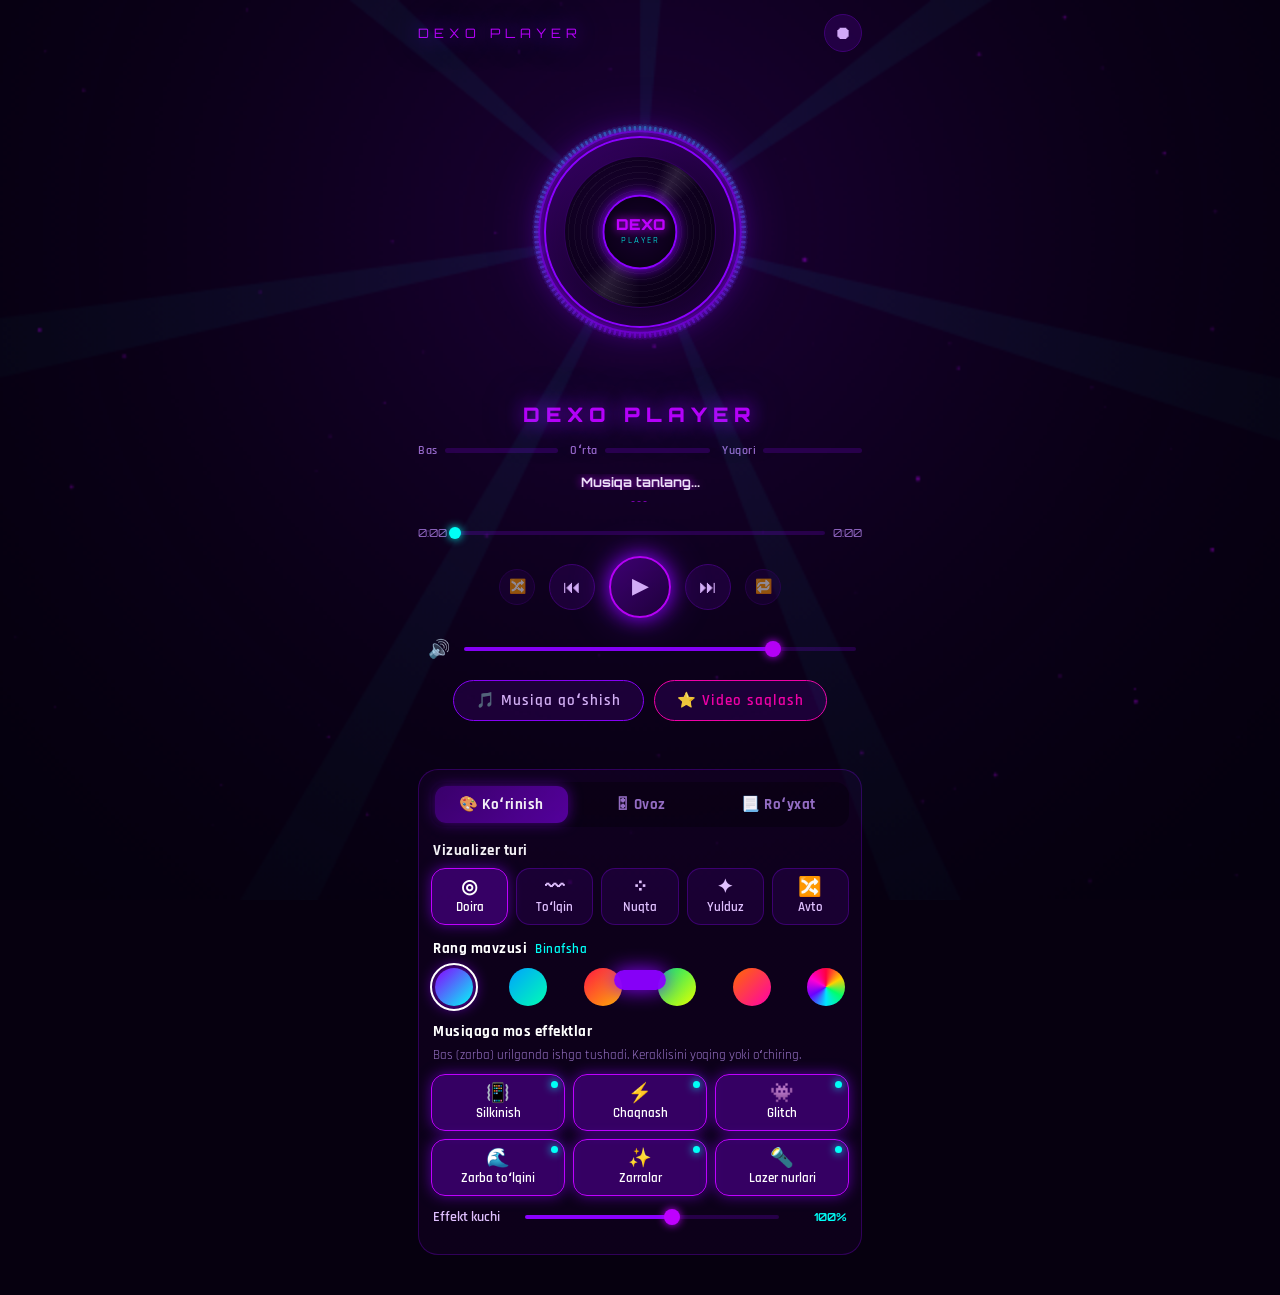
<file: index.html>
<!DOCTYPE html>
<html lang="uz">
<head>
<meta charset="UTF-8">
<meta name="viewport" content="width=device-width, initial-scale=1.0, viewport-fit=cover">
<meta name="theme-color" content="#06000f">
<title>DEXO PLAYER</title>
<link rel="icon" href="dexo-player-logo.svg" type="image/svg+xml">
<link rel="stylesheet" href="home.css">
</head>
<body>
<div class="app">

  <canvas id="bgCanvas"></canvas>

  <div class="container">

    <!-- Header -->
    <div class="header">
      <span class="app-title" id="appTitle">DEXO PLAYER</span>
      <button class="rec-icon-btn" id="saveVideoBtn" title="Video yozish">⏺</button>
    </div>

    <!-- Visualizer -->
    <div class="visualizer-wrap" id="vizWrap">
      <canvas id="vizCanvas"></canvas>
      <div class="disc-ring" id="discRing">
        <div class="disc" id="disc"></div>
        <div class="disc-inner">
          <span class="logo-text">DEXO</span>
          <span class="logo-sub">PLAYER</span>
        </div>
      </div>
    </div>
    <div class="viz-label" id="vizLabel">DEXO PLAYER</div>

    <!-- Bas / Oʻrta / Yuqori oʻlchagichlari -->
    <div class="meters" aria-hidden="true">
      <div class="meter"><span>Bas</span><div class="meter-bar"><i id="mBass"></i></div></div>
      <div class="meter"><span>Oʻrta</span><div class="meter-bar"><i id="mMid"></i></div></div>
      <div class="meter"><span>Yuqori</span><div class="meter-bar"><i id="mHigh"></i></div></div>
    </div>

    <!-- Song info -->
    <div class="song-info">
      <div class="song-title" id="songTitle">Musiqa tanlang...</div>
      <div class="song-artist" id="songArtist">---</div>
    </div>

    <!-- Progress -->
    <div class="progress-wrap">
      <span id="currentTime">0:00</span>
      <div class="progress-bar" id="progressBar">
        <div class="progress-fill" id="progressFill"></div>
        <div class="progress-thumb" id="progressThumb"></div>
      </div>
      <span id="duration">0:00</span>
    </div>

    <!-- Controls -->
    <div class="controls">
      <button class="ctrl-btn small" id="shuffleBtn" title="Aralashtirish">🔀</button>
      <button class="ctrl-btn" id="prevBtn" title="Oldingi">⏮</button>
      <button class="ctrl-btn play-btn" id="playBtn" title="Ijro / pauza">▶</button>
      <button class="ctrl-btn" id="nextBtn" title="Keyingi">⏭</button>
      <button class="ctrl-btn small" id="repeatBtn" title="Takrorlash">🔁</button>
    </div>

    <!-- Volume -->
    <div class="volume-wrap">
      <button class="vol-btn" id="volBtn" title="Ovozni oʻchirish">🔊</button>
      <input type="range" class="slider" id="volumeSlider" min="0" max="1" step="0.01" value="0.8">
    </div>

    <!-- Buttons -->
    <div class="file-section">
      <label class="file-btn" for="fileInput">
        🎵 Musiqa qoʻshish
        <input type="file" id="fileInput" accept="audio/*" multiple hidden>
      </label>
      <button class="file-btn record-btn" id="recordBtn">⭐ Video saqlash</button>
    </div>

    <div class="loaded-info" id="loadedInfo"></div>

    <!-- ═════════ SOZLAMALAR PANELI ═════════ -->
    <div class="panel">
      <div class="tabs" role="tablist">
        <button class="tab active" role="tab" data-tab="viz">🎨 Koʻrinish</button>
        <button class="tab" role="tab" data-tab="sound">🎛 Ovoz</button>
        <button class="tab" role="tab" data-tab="list">📃 Roʻyxat</button>
      </div>

      <!-- 1) KO'RINISH -->
      <section class="tab-body active" id="tab-viz">

        <h3 class="sec-title">Vizualizer turi</h3>
        <div class="chip-grid cols-5" id="modeChips">
          <button class="chip active" data-mode="circle"><i>◎</i><span>Doira</span></button>
          <button class="chip" data-mode="wave"><i>〰</i><span>Toʻlqin</span></button>
          <button class="chip" data-mode="dots"><i>⁘</i><span>Nuqta</span></button>
          <button class="chip" data-mode="star"><i>✦</i><span>Yulduz</span></button>
          <button class="chip" data-mode="auto"><i>🔀</i><span>Avto</span></button>
        </div>

        <h3 class="sec-title">Rang mavzusi <em id="themeName">Binafsha</em></h3>
        <div class="swatches" id="themeChips">
          <button class="swatch active" data-theme="neon"   style="--c1:#8b00ff;--c2:#00fff7" title="Binafsha"></button>
          <button class="swatch" data-theme="cyber"  style="--c1:#00a2ff;--c2:#00ffb3" title="Moviy"></button>
          <button class="swatch" data-theme="blood"  style="--c1:#ff1744;--c2:#ffb300" title="Qizil"></button>
          <button class="swatch" data-theme="toxic"  style="--c1:#00e676;--c2:#e6ff00" title="Yashil"></button>
          <button class="swatch" data-theme="sunset" style="--c1:#ff6a00;--c2:#ff00aa" title="Quyosh botishi"></button>
          <button class="swatch rainbow" data-theme="rainbow" title="Kamalak (musiqa bilan almashadi)"></button>
        </div>

        <h3 class="sec-title">Musiqaga mos effektlar</h3>
        <p class="hint">Bas (zarba) urilganda ishga tushadi. Keraklisini yoqing yoki oʻchiring.</p>
        <div class="chip-grid cols-3" id="fxChips">
          <button class="chip toggle active" data-fx="shake"><i>📳</i><span>Silkinish</span></button>
          <button class="chip toggle active" data-fx="flash"><i>⚡</i><span>Chaqnash</span></button>
          <button class="chip toggle active" data-fx="glitch"><i>👾</i><span>Glitch</span></button>
          <button class="chip toggle active" data-fx="wave"><i>🌊</i><span>Zarba toʻlqini</span></button>
          <button class="chip toggle active" data-fx="particles"><i>✨</i><span>Zarralar</span></button>
          <button class="chip toggle active" data-fx="laser"><i>🔦</i><span>Lazer nurlari</span></button>
        </div>

        <div class="slider-row">
          <label for="intensity">Effekt kuchi</label>
          <input type="range" class="slider" id="intensity" min="0.3" max="1.5" step="0.05" value="1">
          <output id="intensityVal">100%</output>
        </div>
      </section>

      <!-- 2) OVOZ -->
      <section class="tab-body" id="tab-sound">

        <h3 class="sec-title">Tayyor sozlamalar</h3>
        <div class="chip-wrap" id="presetChips">
          <button class="chip pill active" data-preset="normal">Oddiy</button>
          <button class="chip pill" data-preset="bass">🔊 Bass Boost</button>
          <button class="chip pill" data-preset="drive">🔥 Drive</button>
          <button class="chip pill" data-preset="slowed">🌙 Slowed + Reverb</button>
          <button class="chip pill" data-preset="nightcore">⚡ Nightcore</button>
          <button class="chip pill" data-preset="d8">🎧 8D</button>
        </div>

        <h3 class="sec-title">Qoʻlda sozlash</h3>

        <div class="slider-row">
          <label for="sBass">Bas</label>
          <input type="range" class="slider" id="sBass" min="-12" max="15" step="1" value="0">
          <output id="sBassVal">0 dB</output>
        </div>
        <div class="slider-row">
          <label for="sTreble">Yuqori</label>
          <input type="range" class="slider" id="sTreble" min="-12" max="12" step="1" value="0">
          <output id="sTrebleVal">0 dB</output>
        </div>
        <div class="slider-row">
          <label for="sReverb">Reverb</label>
          <input type="range" class="slider" id="sReverb" min="0" max="100" step="1" value="0">
          <output id="sReverbVal">0%</output>
        </div>
        <div class="slider-row">
          <label for="sDrive">Distorsiya</label>
          <input type="range" class="slider" id="sDrive" min="0" max="100" step="1" value="0">
          <output id="sDriveVal">0%</output>
        </div>
        <div class="slider-row">
          <label for="sSpeed">Tezlik</label>
          <input type="range" class="slider" id="sSpeed" min="0.5" max="1.5" step="0.05" value="1">
          <output id="sSpeedVal">1.00x</output>
        </div>

        <label class="switch-row" for="d8Toggle">
          <span>🎧 8D ovoz <small>quloqchinda chapdan oʻngga aylanadi</small></span>
          <input type="checkbox" id="d8Toggle">
          <i class="switch"></i>
        </label>

        <div class="reset-row">
          <button class="chip pill" id="fxReset">↺ Asl holatga qaytarish</button>
        </div>
        <p class="hint">Ovoz effektlari yozilgan videoga ham tushadi. 8D uchun quloqchin tavsiya etiladi.</p>
      </section>

      <!-- 3) RO'YXAT -->
      <section class="tab-body" id="tab-list">
        <div class="list-head">
          <span id="listCount">0 ta musiqa</span>
          <button class="mini-btn" id="clearList">🗑 Tozalash</button>
        </div>
        <ul class="playlist" id="playlist"></ul>
        <div class="empty" id="emptyList">Roʻyxat boʻsh.<br>«🎵 Musiqa qoʻshish» tugmasi bilan bir nechta musiqa tanlang yoki faylni shu yerga tashlang.</div>
      </section>
    </div>

  </div>

  <!-- REC badge -->
  <div class="rec-indicator" id="recIndicator">
    <span class="rec-dot"></span><span id="recTime">REC 0:00</span>
  </div>

  <div class="toast" id="toast"></div>
</div>

<!-- crossOrigin YO'Q — local fayl uchun kerak emas -->
<audio id="audio"></audio>
<script src="home.js"></script>
</body>
</html>
</file>
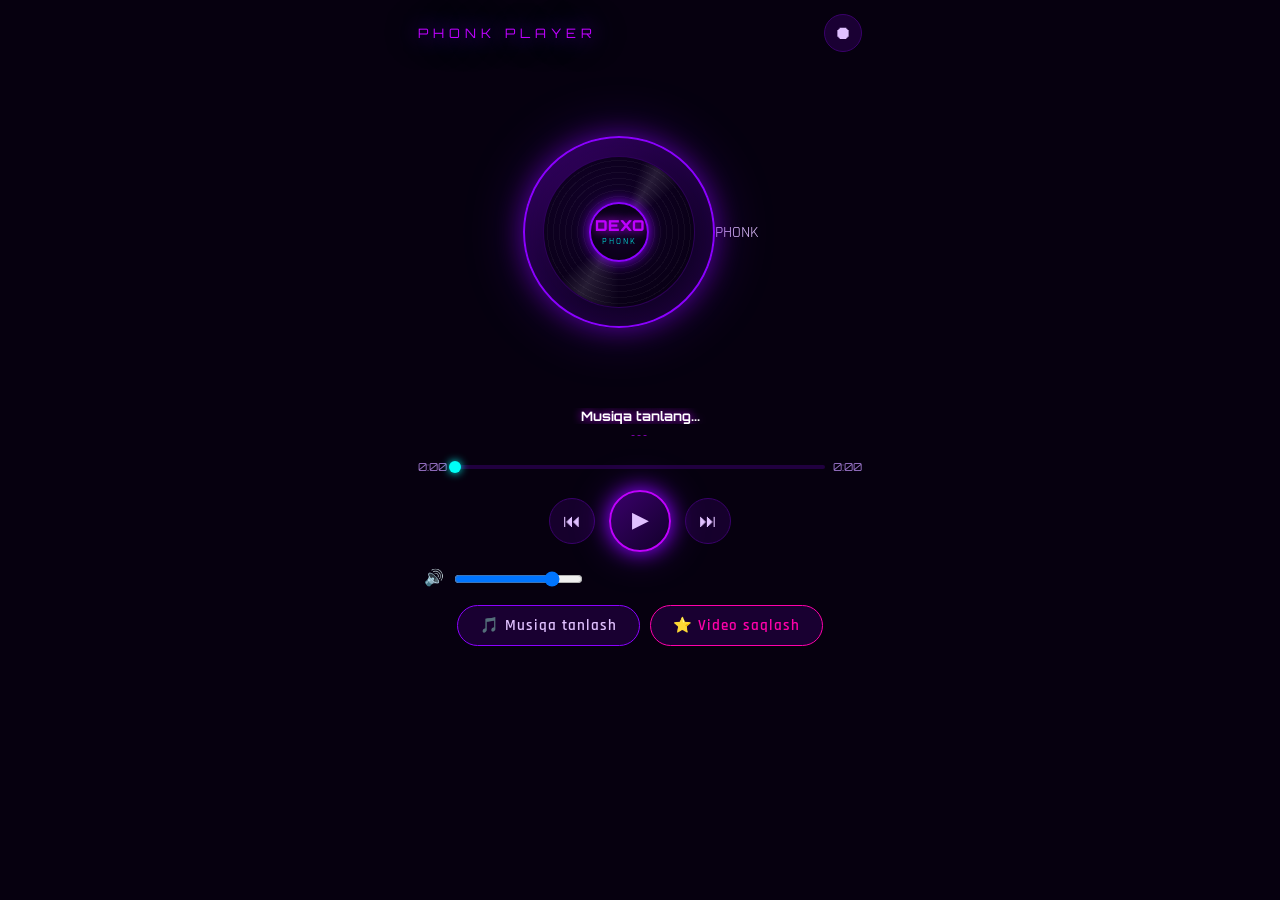
<file: home.html>
<!DOCTYPE html>
<html lang="uz">
<head>
<meta charset="UTF-8">
<meta name="viewport" content="width=device-width, initial-scale=1.0">
<title>DEXO PHONK Player</title>
<link rel="stylesheet" href="home.css">
</head>
<body>
<div class="app">

  <canvas id="bgCanvas"></canvas>

  <div class="container">

    <!-- Header -->
    <div class="header">
      <span class="app-title">PHONK PLAYER</span>
      <button class="rec-icon-btn" id="saveVideoBtn" title="Video yozish">⏺</button>
    </div>

    <!-- Visualizer -->
    <div class="visualizer-wrap">
      <canvas id="vizCanvas"></canvas>
      <div class="disc-ring">
        <div class="disc" id="disc">
          <div class="disc-inner">
            <span class="logo-text">DEXO</span>
            <span class="logo-sub">PHONK</span>
          </div>
        </div>
      </div>
      <div class="phonk-label">PHONK</div>
    </div>

    <!-- Song info -->
    <div class="song-info">
      <div class="song-title" id="songTitle">Musiqa tanlang...</div>
      <div class="song-artist" id="songArtist">---</div>
    </div>

    <!-- Progress -->
    <div class="progress-wrap">
      <span id="currentTime">0:00</span>
      <div class="progress-bar" id="progressBar">
        <div class="progress-fill" id="progressFill"></div>
        <div class="progress-thumb" id="progressThumb"></div>
      </div>
      <span id="duration">0:00</span>
    </div>

    <!-- Controls -->
    <div class="controls">
      <button class="ctrl-btn" id="prevBtn">⏮</button>
      <button class="ctrl-btn play-btn" id="playBtn">▶</button>
      <button class="ctrl-btn" id="nextBtn">⏭</button>
    </div>

    <!-- Volume -->
    <div class="volume-wrap">
      <span>🔊</span>
      <input type="range" id="volumeSlider" min="0" max="1" step="0.01" value="0.8">
    </div>

    <!-- Buttons -->
    <div class="file-section">
      <label class="file-btn" for="fileInput">
        🎵 Musiqa tanlash
        <input type="file" id="fileInput" accept="audio/*" hidden>
      </label>
      <button class="file-btn record-btn" id="recordBtn">⭐ Video saqlash</button>
    </div>

    <div class="loaded-info" id="loadedInfo"></div>

  </div>

  <!-- REC badge -->
  <div class="rec-indicator" id="recIndicator">
    <span class="rec-dot"></span><span id="recTime">REC 0:00</span>
  </div>

  <div class="toast" id="toast"></div>
</div>

<!-- crossOrigin YO'Q — local fayl uchun kerak emas -->
<audio id="audio"></audio>
<script src="home.js"></script>
</body>
</html>
</file>
<file: home.css>
@import url('https://fonts.googleapis.com/css2?family=Orbitron:wght@400;700;900&family=Rajdhani:wght@300;400;600;700&display=swap');

*, *::before, *::after { box-sizing: border-box; margin: 0; padding: 0; }

/* Ranglar JS tomonidan mavzuga qarab almashtiriladi (home.js → applyTheme) */
:root {
  --purple: #8b00ff;
  --purple-light: #bf00ff;
  --purple-dark: #3a006b;
  --cyan: #00fff7;
  --pink: #ff00aa;
  --bg: #06000f;
  --mid: #12002a;
  --p-rgb: 139, 0, 255;
  --text: #e0c0ff;
  --muted: #9a74c9;
}

html, body { height: 100%; background: var(--bg); transition: background 0.6s; }

body {
  color: var(--text);
  font-family: 'Rajdhani', sans-serif;
  overflow-x: hidden;
  min-height: 100vh;
  -webkit-tap-highlight-color: transparent;
}

button { font-family: inherit; }
button:focus-visible, input:focus-visible, label:focus-visible {
  outline: 2px solid var(--cyan);
  outline-offset: 2px;
}

#bgCanvas {
  position: fixed;
  top: 0; left: 0;
  width: 100%; height: 100%;
  z-index: 0;
  pointer-events: none;
}

.app { position: relative; z-index: 1; min-height: 100vh; }

.container {
  max-width: 480px;
  margin: 0 auto;
  padding: calc(14px + env(safe-area-inset-top, 0px)) 18px calc(40px + env(safe-area-inset-bottom, 0px));
  display: flex;
  flex-direction: column;
  align-items: center;
  gap: 16px;
}

/* ───────── Header ───────── */
.header {
  width: 100%;
  display: flex;
  align-items: center;
  justify-content: space-between;
}

.app-title {
  font-family: 'Orbitron', monospace;
  font-size: 13px;
  letter-spacing: 5px;
  color: var(--purple-light);
  text-shadow: 0 0 20px var(--purple), 0 0 40px var(--purple-dark);
}

.rec-icon-btn {
  background: rgba(var(--p-rgb), 0.15);
  border: 1.5px solid var(--purple-dark);
  color: var(--text);
  font-size: 18px;
  width: 38px; height: 38px;
  border-radius: 50%;
  cursor: pointer;
  display: flex; align-items: center; justify-content: center;
  transition: all 0.2s;
}
.rec-icon-btn:hover { border-color: var(--purple-light); box-shadow: 0 0 12px var(--purple); }
.rec-icon-btn.active { border-color: red; color: red; animation: pulseRec 1s infinite; }
@keyframes pulseRec { 0%,100%{box-shadow:0 0 8px red} 50%{box-shadow:0 0 24px red} }

/* ───────── Visualizer ───────── */
.visualizer-wrap {
  --s: min(320px, 84vw);
  --beat: 0;
  position: relative;
  width: var(--s); height: var(--s);
  display: flex; align-items: center; justify-content: center;
  margin-top: 4px;
  will-change: transform;
}

#vizCanvas {
  position: absolute;
  top: 0; left: 0;
  width: 100%; height: 100%;
}

.disc-ring {
  position: relative; z-index: 2;
  width: 60%; aspect-ratio: 1;
  border-radius: 50%;
  background: radial-gradient(circle at 40% 35%, var(--purple-dark) 0%, var(--mid) 60%, var(--bg) 100%);
  border: 2px solid var(--purple);
  box-shadow:
    0 0 26px rgba(var(--p-rgb), 0.5),
    0 0 60px rgba(var(--p-rgb), 0.25),
    inset 0 0 30px rgba(var(--p-rgb), 0.2);
  will-change: transform;
}

/* Zarbada yonadigan nur: JS faqat opacity ni oʻzgartiradi */
.disc-glow {
  position: absolute; inset: 0; z-index: -1;
  border-radius: 50%;
  box-shadow: 0 0 40px 10px rgba(var(--p-rgb), 0.9);
  opacity: 0; pointer-events: none;
  will-change: opacity;
}

/* Aylanadigan vinil */
.disc {
  position: absolute;
  inset: 9.5%;
  border-radius: 50%;
  background: radial-gradient(circle at 40% 35%, var(--mid) 0%, var(--bg) 100%);
  border: 1.5px solid rgba(var(--p-rgb), 0.27);
  overflow: hidden;
  will-change: transform;
}
.disc::before {
  content: '';
  position: absolute; inset: 0;
  border-radius: 50%;
  background: conic-gradient(from 0deg,
    transparent 0 18deg, rgba(255,255,255,0.11) 32deg, transparent 52deg 180deg,
    rgba(255,255,255,0.11) 212deg, transparent 232deg 360deg);
}
.disc::after {
  content: '';
  position: absolute; inset: 0;
  border-radius: 50%;
  background: repeating-radial-gradient(circle, transparent 0 5px, rgba(255,255,255,0.04) 5px 6px);
}

/* Markaziy yorliq (aylanmaydi — yozuv oʻqilib turadi) */
.disc-inner {
  position: absolute; z-index: 3;
  top: 50%; left: 50%;
  width: 40%; aspect-ratio: 1;
  transform: translate(-50%, -50%);
  border-radius: 50%;
  background: radial-gradient(circle, var(--mid), var(--bg));
  border: 2px solid var(--purple);
  box-shadow: 0 0 14px var(--purple);
  display: flex; align-items: center; justify-content: center;
  flex-direction: column;
  text-align: center;
}

.logo-text {
  font-family: 'Orbitron', monospace;
  font-size: calc(var(--s) * 0.047); font-weight: 900;
  color: var(--purple-light);
  text-shadow: 0 0 10px var(--purple-light);
  line-height: 1;
}
.logo-sub {
  font-size: calc(var(--s) * 0.027); color: var(--cyan);
  letter-spacing: 2px; margin-top: 3px;
}

.viz-label {
  margin-top: -6px;
  font-family: 'Orbitron', monospace;
  font-size: 20px; font-weight: 900;
  color: var(--purple-light);
  text-shadow: 0 0 20px var(--purple), 0 0 40px var(--purple-dark);
  letter-spacing: 6px; pointer-events: none;
}

/* Glitch effekti (zarbada yoqiladi) */
.glitch { animation: glitch 0.22s steps(2) infinite; }
@keyframes glitch {
  0%   { transform: translate(0); }
  20%  { transform: translate(-3px, 1px) skewX(10deg); text-shadow: 3px 0 var(--pink), -3px 0 var(--cyan); }
  40%  { transform: translate(3px, -1px) skewX(-8deg); text-shadow: -3px 0 var(--pink), 3px 0 var(--cyan); }
  60%  { transform: translate(-2px, 0); text-shadow: 2px 1px var(--cyan), -2px -1px var(--pink); }
  80%  { transform: translate(2px, 1px) skewX(6deg); text-shadow: -2px 0 var(--cyan), 2px 0 var(--pink); }
  100% { transform: translate(0); }
}

/* ───────── Bas / Oʻrta / Yuqori ───────── */
.meters { width: 100%; display: flex; gap: 12px; }
.meter {
  flex: 1; display: flex; align-items: center; gap: 7px;
  font-size: 12px; font-weight: 600; color: var(--muted); letter-spacing: 0.5px;
}
.meter-bar {
  flex: 1; height: 5px; border-radius: 3px;
  background: rgba(var(--p-rgb), 0.2); overflow: hidden;
}
.meter-bar i {
  display: block; width: 100%; height: 100%;
  transform-origin: left center; transform: scaleX(0);
  background: linear-gradient(90deg, var(--purple), var(--cyan));
}

/* ───────── Song info ───────── */
.song-info { text-align: center; width: 100%; }

.song-title {
  font-family: 'Orbitron', monospace;
  font-size: 13px; font-weight: 700; color: #fff;
  text-shadow: 0 0 10px var(--purple-light);
  white-space: nowrap; overflow: hidden; text-overflow: ellipsis;
  max-width: 340px; margin: 0 auto;
}
.song-artist {
  font-size: 13px; color: var(--purple-light);
  margin-top: 4px; letter-spacing: 2px;
}

/* ───────── Progress ───────── */
.progress-wrap {
  width: 100%; display: flex; align-items: center; gap: 8px;
  font-size: 11px; color: var(--muted); font-family: 'Orbitron', monospace;
}
.progress-bar {
  flex: 1; height: 4px;
  background: rgba(var(--p-rgb), 0.2);
  border-radius: 2px; cursor: pointer; position: relative;
  touch-action: none;
}
.progress-bar::before { /* bosish joyini kattalashtiradi */
  content: ''; position: absolute; left: 0; right: 0; top: -14px; bottom: -14px;
}
.progress-fill {
  height: 100%; width: 0%;
  background: linear-gradient(90deg, var(--purple), var(--cyan));
  border-radius: 2px; box-shadow: 0 0 6px var(--cyan);
  pointer-events: none;
}
.progress-thumb {
  position: absolute; top: 50%; left: 0%;
  transform: translate(-50%,-50%);
  width: 12px; height: 12px;
  background: var(--cyan); border-radius: 50%;
  box-shadow: 0 0 8px var(--cyan); pointer-events: none;
}

/* ───────── Controls ───────── */
.controls { display: flex; align-items: center; gap: 14px; }

.ctrl-btn {
  background: rgba(var(--p-rgb), 0.12);
  border: 1.5px solid var(--purple-dark);
  color: var(--text);
  width: 46px; height: 46px;
  border-radius: 50%; font-size: 18px;
  cursor: pointer;
  display: flex; align-items: center; justify-content: center;
  transition: all 0.2s;
}
.ctrl-btn:hover { border-color: var(--purple-light); box-shadow: 0 0 14px var(--purple); color: #fff; }
.ctrl-btn:active { transform: scale(0.93); }

.ctrl-btn.small { width: 36px; height: 36px; font-size: 14px; opacity: 0.55; }
.ctrl-btn.small.on {
  opacity: 1; border-color: var(--cyan); color: #fff;
  box-shadow: 0 0 12px var(--cyan);
}

.play-btn {
  width: 62px; height: 62px; font-size: 22px;
  background: linear-gradient(135deg, var(--purple-dark), var(--mid));
  border: 2px solid var(--purple-light);
  box-shadow: 0 0 20px var(--purple), 0 0 40px rgba(var(--p-rgb), 0.35);
}
.play-btn:hover { box-shadow: 0 0 30px var(--purple-light); }

/* ───────── Sliderlar (umumiy) ───────── */
.slider {
  -webkit-appearance: none; appearance: none;
  height: 4px; border-radius: 2px; cursor: pointer; outline-offset: 6px;
  background: linear-gradient(90deg, var(--purple) var(--fill, 50%), rgba(var(--p-rgb), 0.2) var(--fill, 50%));
}
.slider::-webkit-slider-thumb {
  -webkit-appearance: none; appearance: none;
  width: 16px; height: 16px;
  background: var(--purple-light); border-radius: 50%;
  box-shadow: 0 0 8px var(--purple-light);
}
.slider::-moz-range-thumb {
  width: 16px; height: 16px; border: 0;
  background: var(--purple-light); border-radius: 50%;
  box-shadow: 0 0 8px var(--purple-light);
}

.volume-wrap {
  width: 100%; display: flex; align-items: center; gap: 10px; padding: 0 6px;
}
.volume-wrap .slider { flex: 1; }
.vol-btn {
  background: none; border: 0; cursor: pointer;
  font-size: 18px; width: 30px; height: 30px; color: var(--text);
}

/* ───────── Fayl tugmalari ───────── */
.file-section {
  display: flex; gap: 10px; flex-wrap: wrap;
  justify-content: center; width: 100%;
}
.file-btn {
  display: flex; align-items: center; gap: 8px;
  padding: 10px 22px;
  background: rgba(var(--p-rgb), 0.14);
  border: 1.5px solid var(--purple);
  border-radius: 30px; color: var(--text);
  font-family: 'Rajdhani', sans-serif;
  font-size: 15px; font-weight: 600; letter-spacing: 1px;
  cursor: pointer; transition: all 0.2s;
}
.file-btn:hover { background: rgba(var(--p-rgb), 0.28); box-shadow: 0 0 14px var(--purple); color: #fff; }
.file-btn:active { transform: scale(0.96); }

.record-btn { border-color: var(--pink); color: var(--pink); }
.record-btn:hover { box-shadow: 0 0 14px var(--pink); background: rgba(255,0,170,0.14); }
.record-btn.recording {
  animation: pulsePink 1s infinite;
  background: rgba(255,0,170,0.22); color: #fff;
}
@keyframes pulsePink {
  0%,100%{box-shadow:0 0 8px var(--pink)}
  50%{box-shadow:0 0 28px var(--pink),0 0 50px var(--pink)}
}

.loaded-info {
  font-size: 12px; color: var(--muted);
  text-align: center; letter-spacing: 1px; min-height: 16px;
  max-width: 100%; white-space: nowrap; overflow: hidden; text-overflow: ellipsis;
}

/* ═════════ SOZLAMALAR PANELI ═════════ */
.panel {
  width: 100%;
  background: linear-gradient(rgba(var(--p-rgb), 0.08), rgba(var(--p-rgb), 0.08)), rgba(0, 0, 0, 0.5);
  border: 1px solid rgba(var(--p-rgb), 0.28);
  border-radius: 20px;
  padding: 12px 12px 16px;
}

.tabs {
  display: flex; gap: 6px;
  background: rgba(0,0,0,0.38);
  padding: 4px; border-radius: 14px;
  margin-bottom: 14px;
}
.tab {
  flex: 1; padding: 9px 4px;
  border: 0; border-radius: 11px;
  background: transparent; color: var(--muted);
  font-size: 15px; font-weight: 700; letter-spacing: 0.5px;
  cursor: pointer; transition: all 0.2s;
}
.tab.active {
  background: linear-gradient(135deg, var(--purple-dark), rgba(var(--p-rgb), 0.6));
  color: #fff;
  box-shadow: 0 0 14px rgba(var(--p-rgb), 0.5);
}

.tab-body { display: none; }
.tab-body.active { display: block; animation: fadeIn 0.25s ease; }
@keyframes fadeIn { from { opacity: 0; transform: translateY(4px); } to { opacity: 1; transform: none; } }

.sec-title {
  font-size: 15px; font-weight: 700; letter-spacing: 0.5px;
  color: #fff; margin: 14px 2px 8px;
  display: flex; align-items: baseline; gap: 8px;
}
.sec-title:first-child { margin-top: 2px; }
.sec-title em { font-style: normal; font-size: 13px; font-weight: 600; color: var(--cyan); }

.hint { font-size: 13px; color: var(--muted); margin: -2px 2px 10px; line-height: 1.35; }

/* Chiplar */
.chip-grid { display: grid; gap: 8px; }
.cols-5 { grid-template-columns: repeat(5, 1fr); }
.cols-3 { grid-template-columns: repeat(3, 1fr); }
.chip-wrap { display: flex; flex-wrap: wrap; gap: 8px; }

.chip {
  position: relative;
  display: flex; flex-direction: column; align-items: center; justify-content: center; gap: 3px;
  padding: 9px 4px;
  background: rgba(var(--p-rgb), 0.1);
  border: 1.5px solid rgba(var(--p-rgb), 0.3);
  border-radius: 14px;
  color: var(--text);
  font-size: 13px; font-weight: 600; line-height: 1.15; text-align: center;
  cursor: pointer; transition: all 0.2s;
}
.chip i { font-style: normal; font-size: 19px; line-height: 1; }
.chip:hover { border-color: var(--purple-light); }
.chip:active { transform: scale(0.96); }
.chip.active {
  border-color: var(--purple-light);
  background: rgba(var(--p-rgb), 0.32);
  color: #fff;
  box-shadow: 0 0 14px rgba(var(--p-rgb), 0.55);
}

/* Yoqish/oʻchirish chiplari — burchakda holat nuqtasi */
.chip.toggle::after {
  content: '';
  position: absolute; top: 6px; right: 6px;
  width: 7px; height: 7px; border-radius: 50%;
  background: rgba(255,255,255,0.18);
}
.chip.toggle.active::after { background: var(--cyan); box-shadow: 0 0 8px var(--cyan); }
.chip.toggle:not(.active) { opacity: 0.6; }

.chip.pill {
  flex-direction: row; padding: 9px 14px; border-radius: 22px; font-size: 14px;
}

/* Rang mavzulari */
.swatches { display: flex; justify-content: space-between; gap: 8px; padding: 2px 4px; }
.swatch {
  width: 38px; height: 38px; border-radius: 50%;
  border: 0; cursor: pointer;
  background: linear-gradient(135deg, var(--c1), var(--c2));
  transition: transform 0.2s, box-shadow 0.2s;
}
.swatch.rainbow { background: conic-gradient(#ff0040, #ffd000, #00ff6a, #00e5ff, #6a00ff, #ff00d4, #ff0040); }
.swatch:active { transform: scale(0.9); }
.swatch.active {
  outline: 2px solid #fff; outline-offset: 3px;
  box-shadow: 0 0 16px var(--c1, var(--purple-light));
}

/* Slider qatorlari */
.slider-row {
  display: grid; grid-template-columns: 82px 1fr 58px;
  align-items: center; gap: 10px; margin: 12px 2px;
  font-size: 14px; font-weight: 600;
}
.slider-row .slider { width: 100%; }
.slider-row output {
  font-family: 'Orbitron', monospace; font-size: 11px;
  color: var(--cyan); text-align: right;
}

/* Yoqish tugmasi (switch) */
.switch-row {
  display: flex; align-items: center; justify-content: space-between; gap: 12px;
  padding: 11px 14px; margin-top: 8px;
  background: rgba(var(--p-rgb), 0.08);
  border: 1.5px solid rgba(var(--p-rgb), 0.25);
  border-radius: 14px; cursor: pointer;
  font-size: 15px; font-weight: 600;
}
.switch-row small { display: block; font-size: 12px; font-weight: 400; color: var(--muted); margin-top: 2px; }
.switch-row input { position: absolute; opacity: 0; width: 0; height: 0; }
.switch {
  position: relative; flex: none;
  width: 46px; height: 26px; border-radius: 13px;
  background: rgba(255,255,255,0.14); transition: background 0.2s;
}
.switch::after {
  content: ''; position: absolute; top: 3px; left: 3px;
  width: 20px; height: 20px; border-radius: 50%;
  background: #fff; transition: transform 0.2s;
}
.switch-row input:checked + .switch { background: var(--purple); box-shadow: 0 0 12px var(--purple); }
.switch-row input:checked + .switch::after { transform: translateX(20px); }
.switch-row input:focus-visible + .switch { outline: 2px solid var(--cyan); outline-offset: 2px; }

.reset-row { margin: 14px 0 10px; display: flex; justify-content: center; }

/* Roʻyxat */
.list-head {
  display: flex; align-items: center; justify-content: space-between;
  margin: 2px 2px 10px; font-size: 14px; font-weight: 600; color: var(--muted);
}
.mini-btn {
  background: rgba(var(--p-rgb), 0.12); border: 1px solid rgba(var(--p-rgb), 0.35);
  color: var(--text); font-size: 13px; font-weight: 600;
  padding: 5px 12px; border-radius: 14px; cursor: pointer;
}
.mini-btn:hover { border-color: var(--purple-light); color: #fff; }

.playlist { list-style: none; display: flex; flex-direction: column; gap: 6px; max-height: 300px; overflow-y: auto; }
.pl-item {
  display: flex; align-items: center; gap: 10px;
  padding: 10px 12px; border-radius: 12px; cursor: pointer;
  background: rgba(var(--p-rgb), 0.07);
  border: 1.5px solid transparent;
  transition: all 0.15s;
}
.pl-item:hover { background: rgba(var(--p-rgb), 0.16); }
.pl-item.active { border-color: var(--purple-light); background: rgba(var(--p-rgb), 0.24); }
.pl-num { width: 22px; flex: none; font-size: 12px; color: var(--muted); font-family: 'Orbitron', monospace; text-align: center; }
.pl-text { flex: 1; min-width: 0; }
.pl-name { font-size: 15px; font-weight: 600; color: #fff; white-space: nowrap; overflow: hidden; text-overflow: ellipsis; }
.pl-artist { font-size: 12px; color: var(--purple-light); letter-spacing: 1px; white-space: nowrap; overflow: hidden; text-overflow: ellipsis; }
.pl-del {
  flex: none; width: 28px; height: 28px; border-radius: 50%;
  border: 0; background: transparent; color: var(--muted); font-size: 15px; cursor: pointer;
}
.pl-del:hover { color: #fff; background: rgba(255,255,255,0.1); }

.eq { display: none; align-items: flex-end; gap: 2px; width: 22px; height: 14px; flex: none; justify-content: center; }
.eq i { display: block; width: 3px; height: 30%; background: var(--cyan); border-radius: 1px; }
.pl-item.active .eq { display: inline-flex; }
.pl-item.active .pl-num { display: none; }
body.is-playing .pl-item.active .eq i { animation: eqBar 0.8s infinite ease-in-out; }
body.is-playing .pl-item.active .eq i:nth-child(2) { animation-delay: -0.3s; }
body.is-playing .pl-item.active .eq i:nth-child(3) { animation-delay: -0.6s; }
@keyframes eqBar { 0%,100% { height: 25%; } 50% { height: 100%; } }

.empty { text-align: center; font-size: 14px; line-height: 1.5; color: var(--muted); padding: 22px 10px; }
.empty.hide { display: none; }

body.drag-over .panel { border-color: var(--cyan); box-shadow: 0 0 22px var(--cyan); }

/* ───────── REC indicator ───────── */
.rec-indicator {
  position: fixed; top: calc(16px + env(safe-area-inset-top, 0px)); right: 16px;
  background: rgba(160,0,0,0.2);
  border: 1.5px solid red; border-radius: 20px;
  padding: 5px 14px;
  font-family: 'Orbitron', monospace; font-size: 11px; color: red;
  display: none; align-items: center; gap: 7px; z-index: 100;
}
.rec-indicator.show { display: flex; }
.rec-dot {
  width: 8px; height: 8px; background: red;
  border-radius: 50%; animation: blink 1s infinite;
}
@keyframes blink { 0%,100%{opacity:1} 50%{opacity:0} }

/* ───────── Toast ───────── */
.toast {
  position: fixed; bottom: calc(30px + env(safe-area-inset-bottom, 0px)); left: 50%;
  transform: translateX(-50%) translateY(120px);
  background: rgba(var(--p-rgb), 0.97);
  color: #fff; padding: 10px 26px; border-radius: 24px;
  font-family: 'Rajdhani', sans-serif; font-size: 14px;
  font-weight: 600; letter-spacing: 1px;
  transition: transform 0.3s; z-index: 200;
  max-width: 92vw; white-space: nowrap; overflow: hidden; text-overflow: ellipsis;
  box-shadow: 0 0 20px var(--purple);
  pointer-events: none;
}
.toast.show { transform: translateX(-50%) translateY(0); }

/* Harakatni kamaytirish sozlamasi yoqilgan boʻlsa */
@media (prefers-reduced-motion: reduce) {
  .glitch, .tab-body.active, .rec-icon-btn.active, .record-btn.recording { animation: none; }
  body.is-playing .pl-item.active .eq i { animation: none; }
}

@media (max-width: 360px) {
  .chip { font-size: 12px; padding: 8px 2px; }
  .slider-row { grid-template-columns: 70px 1fr 52px; }
  .controls { gap: 10px; }
}
</file>
